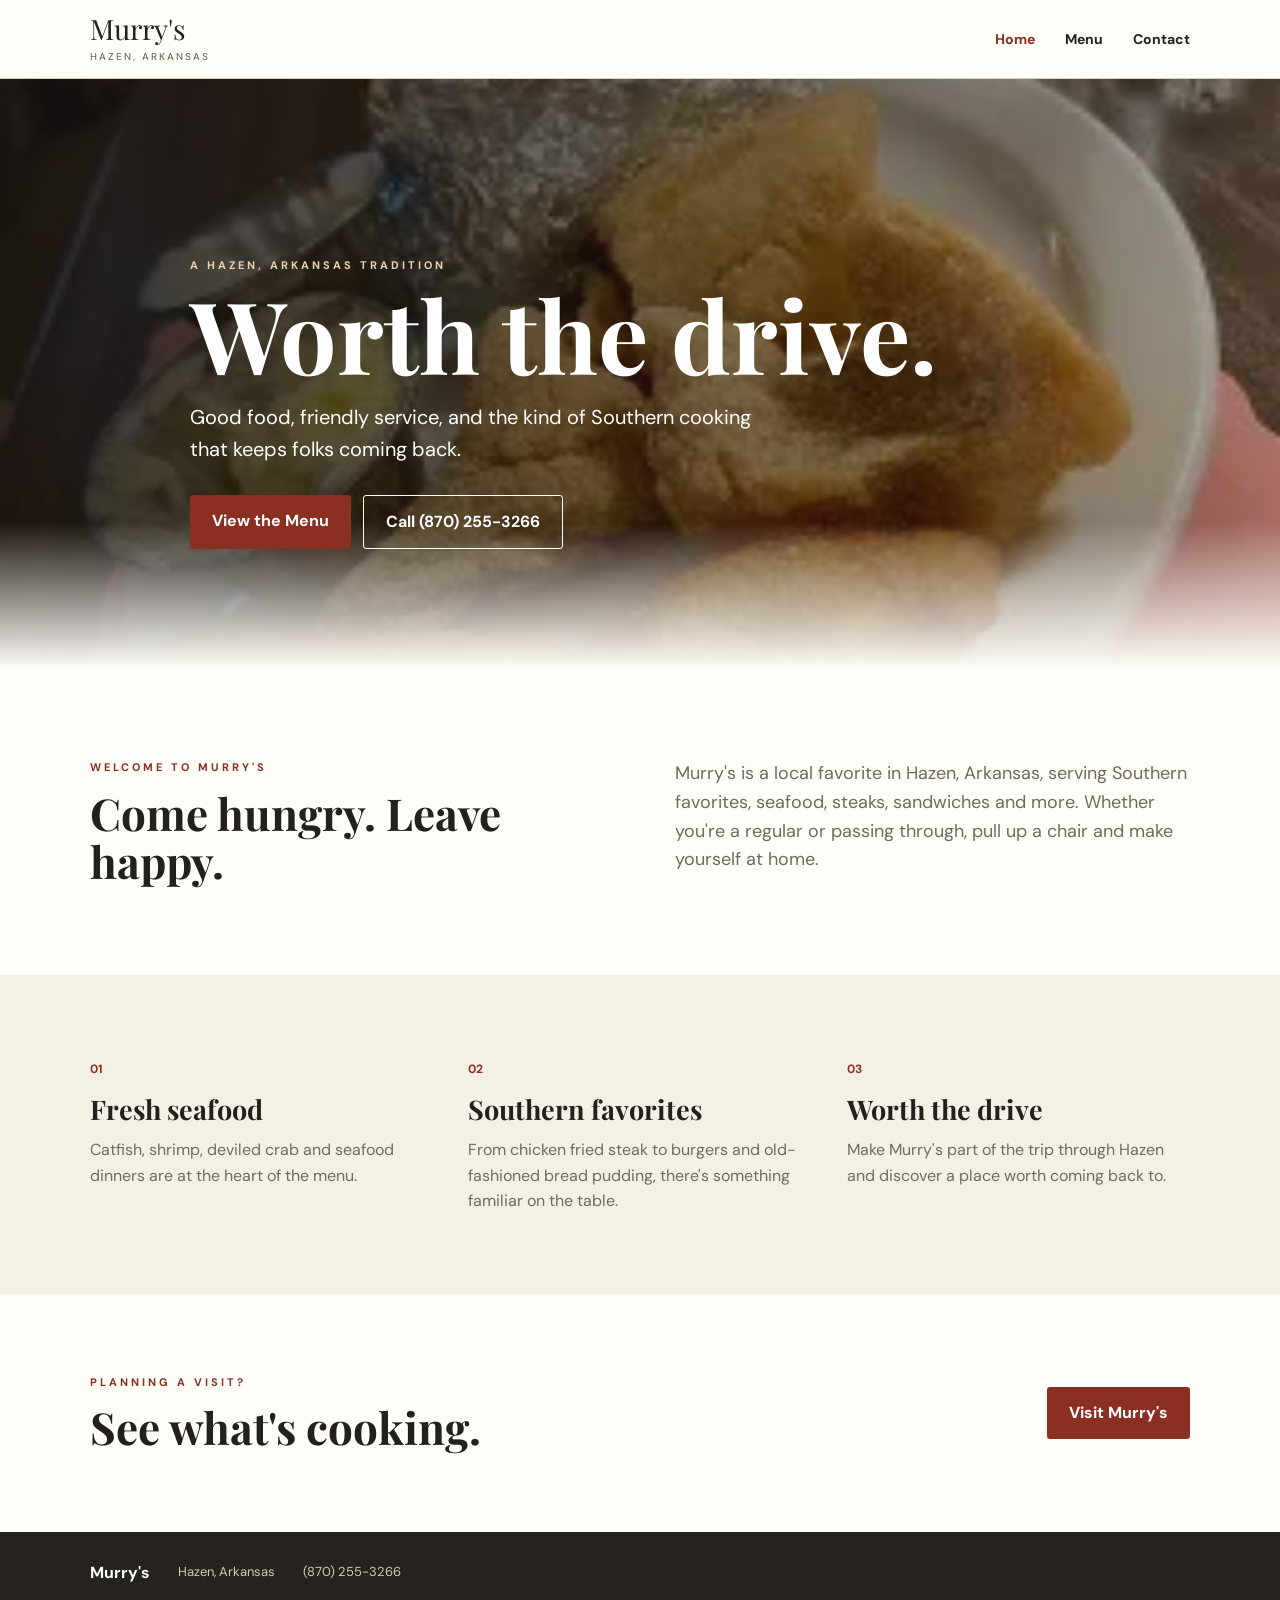
<file: index.html>
<!doctype html>
<html lang="en">
<head>
<meta charset="utf-8"><meta name="viewport" content="width=device-width, initial-scale=1">
<title>Murry's — Hazen, Arkansas</title><link rel="stylesheet" href="styles.css">
</head>
<body>
<header class="site-header"><div class="wrap nav">
<a class="brand" href="index.html">Murry's<span>Hazen, Arkansas</span></a>
<nav><a class="active" href="index.html">Home</a><a href="menu.html">Menu</a><a href="contact.html">Contact</a></nav>
</div></header>
<main>
<section class="hero"><div class="hero-inner">
<p class="eyebrow">A Hazen, Arkansas tradition</p>
<h1>Worth the drive.</h1>
<p class="lead">Good food, friendly service, and the kind of Southern cooking that keeps folks coming back.</p>
<div class="actions"><a class="button" href="menu.html">View the Menu</a><a class="button secondary" href="tel:18702553266">Call (870) 255-3266</a></div>
</div></section>
<section class="intro wrap"><div><p class="eyebrow">Welcome to Murry's</p><h2>Come hungry. Leave happy.</h2></div><p>Murry's is a local favorite in Hazen, Arkansas, serving Southern favorites, seafood, steaks, sandwiches and more. Whether you're a regular or passing through, pull up a chair and make yourself at home.</p></section>
<section class="feature"><div class="wrap cards">
<article><span>01</span><h3>Fresh seafood</h3><p>Catfish, shrimp, deviled crab and seafood dinners are at the heart of the menu.</p></article>
<article><span>02</span><h3>Southern favorites</h3><p>From chicken fried steak to burgers and old-fashioned bread pudding, there's something familiar on the table.</p></article>
<article><span>03</span><h3>Worth the drive</h3><p>Make Murry's part of the trip through Hazen and discover a place worth coming back to.</p></article>
</div></section>
<section class="cta wrap"><div><p class="eyebrow">Planning a visit?</p><h2>See what's cooking.</h2></div><a class="button" href="contact.html">Visit Murry's</a></section>
</main>
<footer><div class="wrap"><strong>Murry's</strong><span>Hazen, Arkansas</span><span>(870) 255-3266</span></div></footer>
</body></html>
</file>
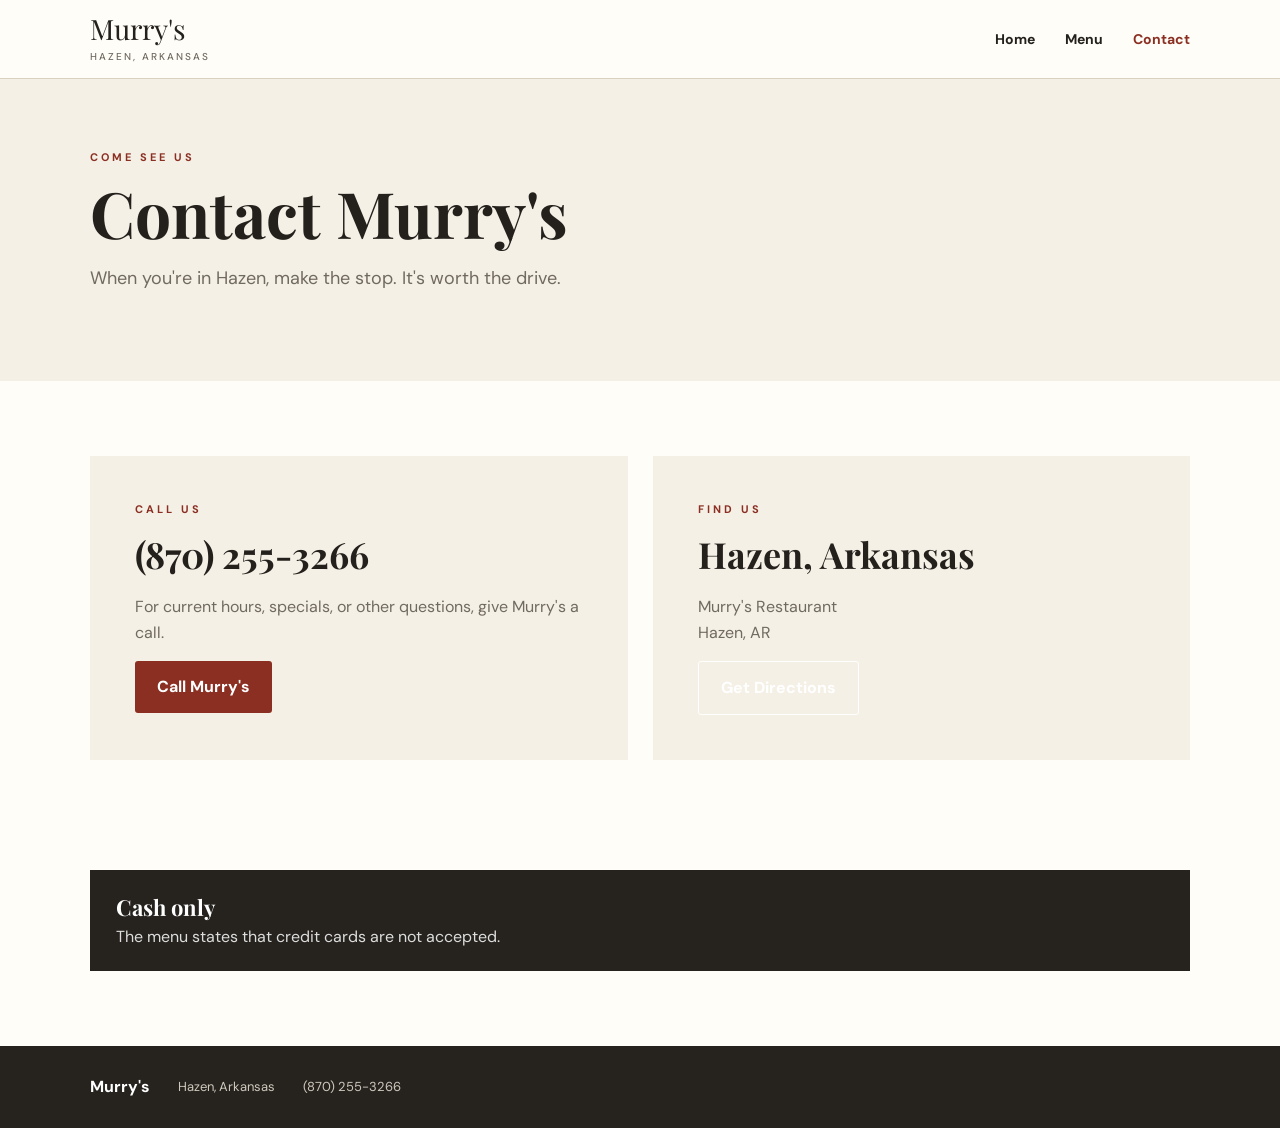
<file: contact.html>
<!doctype html>
<html lang="en"><head><meta charset="utf-8"><meta name="viewport" content="width=device-width,initial-scale=1"><title>Contact — Murry's</title><link rel="stylesheet" href="styles.css"></head>
<body><header class="site-header"><div class="wrap nav"><a class="brand" href="index.html">Murry's<span>Hazen, Arkansas</span></a><nav><a href="index.html">Home</a><a href="menu.html">Menu</a><a class="active" href="contact.html">Contact</a></nav></div></header>
<main><section class="page-head"><div class="wrap"><p class="eyebrow">Come see us</p><h1>Contact Murry's</h1><p>When you're in Hazen, make the stop. It's worth the drive.</p></div></section>
<section class="contact wrap"><div class="contact-card"><p class="eyebrow">Call us</p><h2>(870) 255-3266</h2><p>For current hours, specials, or other questions, give Murry's a call.</p><a class="button" href="tel:18702553266">Call Murry's</a></div>
<div class="contact-card"><p class="eyebrow">Find us</p><h2>Hazen, Arkansas</h2><p>Murry's Restaurant<br>Hazen, AR</p><a class="button secondary" target="_blank" rel="noopener" href="https://www.google.com/maps/search/?api=1&query=Murry%27s+Restaurant+Hazen+Arkansas">Get Directions</a></div></section>
<section class="wrap cash"><strong>Cash only</strong><p>The menu states that credit cards are not accepted.</p></section></main>
<footer><div class="wrap"><strong>Murry's</strong><span>Hazen, Arkansas</span><span>(870) 255-3266</span></div></footer></body></html>
</file>
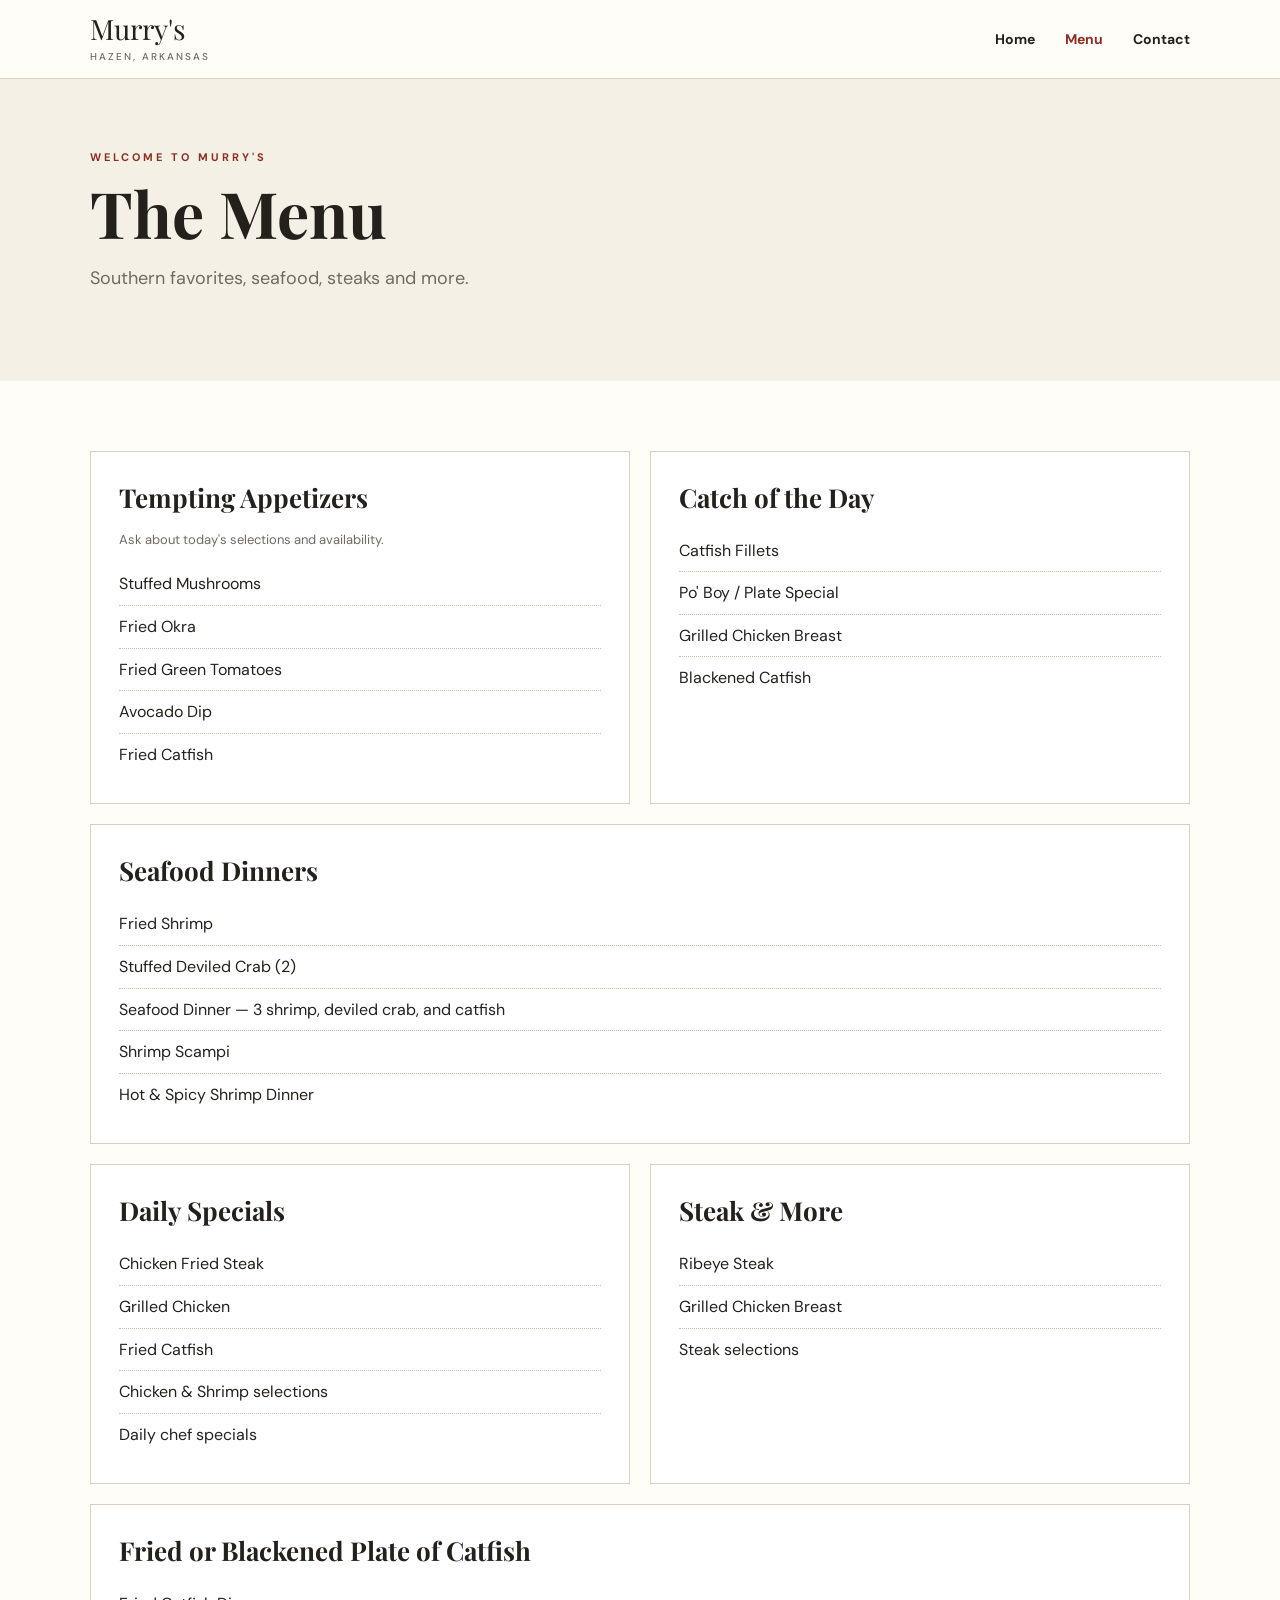
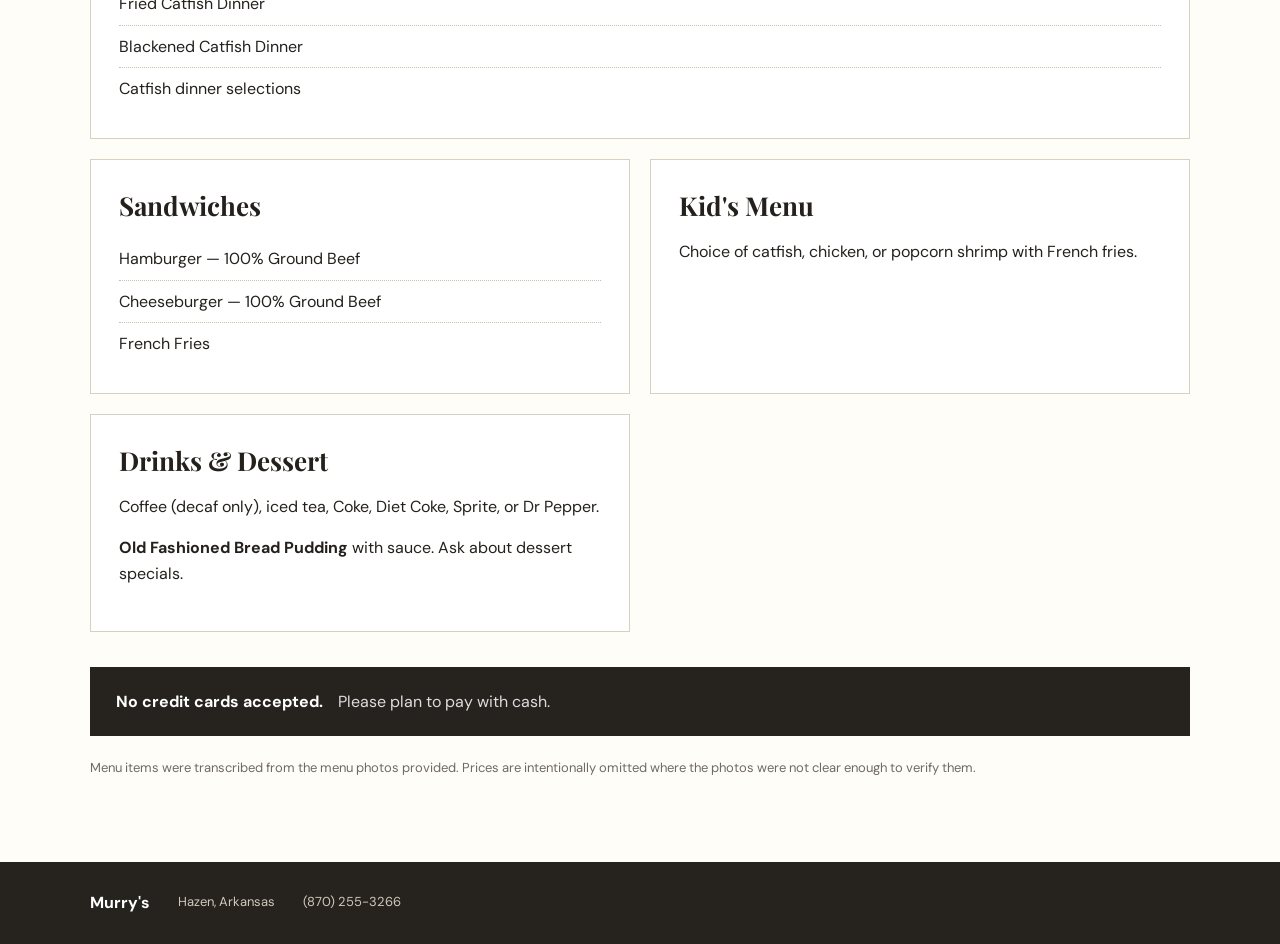
<file: menu.html>
<!doctype html>
<html lang="en"><head><meta charset="utf-8"><meta name="viewport" content="width=device-width,initial-scale=1"><title>Menu — Murry's</title><link rel="stylesheet" href="styles.css"></head>
<body><header class="site-header"><div class="wrap nav"><a class="brand" href="index.html">Murry's<span>Hazen, Arkansas</span></a><nav><a href="index.html">Home</a><a class="active" href="menu.html">Menu</a><a href="contact.html">Contact</a></nav></div></header>
<main><section class="page-head"><div class="wrap"><p class="eyebrow">Welcome to Murry's</p><h1>The Menu</h1><p>Southern favorites, seafood, steaks and more.</p></div></section>
<section class="menu wrap">
<div class="menu-grid">
<section class="menu-card"><h2>Tempting Appetizers</h2><p class="menu-note">Ask about today's selections and availability.</p><ul>
<li>Stuffed Mushrooms</li><li>Fried Okra</li><li>Fried Green Tomatoes</li><li>Avocado Dip</li><li>Fried Catfish</li>
</ul></section>
<section class="menu-card"><h2>Catch of the Day</h2><ul><li>Catfish Fillets</li><li>Po' Boy / Plate Special</li><li>Grilled Chicken Breast</li><li>Blackened Catfish</li></ul></section>
<section class="menu-card wide"><h2>Seafood Dinners</h2><ul><li>Fried Shrimp</li><li>Stuffed Deviled Crab (2)</li><li>Seafood Dinner — 3 shrimp, deviled crab, and catfish</li><li>Shrimp Scampi</li><li>Hot &amp; Spicy Shrimp Dinner</li></ul></section>
<section class="menu-card"><h2>Daily Specials</h2><ul><li>Chicken Fried Steak</li><li>Grilled Chicken</li><li>Fried Catfish</li><li>Chicken &amp; Shrimp selections</li><li>Daily chef specials</li></ul></section>
<section class="menu-card"><h2>Steak &amp; More</h2><ul><li>Ribeye Steak</li><li>Grilled Chicken Breast</li><li>Steak selections</li></ul></section>
<section class="menu-card wide"><h2>Fried or Blackened Plate of Catfish</h2><ul><li>Fried Catfish Dinner</li><li>Blackened Catfish Dinner</li><li>Catfish dinner selections</li></ul></section>
<section class="menu-card"><h2>Sandwiches</h2><ul><li>Hamburger — 100% Ground Beef</li><li>Cheeseburger — 100% Ground Beef</li><li>French Fries</li></ul></section>
<section class="menu-card"><h2>Kid's Menu</h2><p>Choice of catfish, chicken, or popcorn shrimp with French fries.</p></section>
<section class="menu-card"><h2>Drinks &amp; Dessert</h2><p>Coffee (decaf only), iced tea, Coke, Diet Coke, Sprite, or Dr Pepper.</p><p><strong>Old Fashioned Bread Pudding</strong> with sauce. Ask about dessert specials.</p></section>
</div>
<div class="notice"><strong>No credit cards accepted.</strong><span>Please plan to pay with cash.</span></div>
<p class="source-note">Menu items were transcribed from the menu photos provided. Prices are intentionally omitted where the photos were not clear enough to verify them.</p>
</section></main>
<footer><div class="wrap"><strong>Murry's</strong><span>Hazen, Arkansas</span><span>(870) 255-3266</span></div></footer></body></html>
</file>
<file: styles.css>
@import url('https://fonts.googleapis.com/css2?family=DM+Sans:wght@400;500;700&family=Playfair+Display:wght@600;700&display=swap');
:root{--ink:#24211d;--muted:#706a61;--cream:#f5f0e6;--paper:#fffdf8;--line:#d9d0c0;--accent:#8b2f22;--dark:#26231f}.hero {
  min-height: 590px;
  display: grid;
  align-items: end;
  background:
    linear-gradient(90deg, rgba(20,16,12,.82), rgba(20,16,12,.28)),
    url("food-photo.png") center/cover no-repeat;
  position: relative;
}
*{box-sizing:border-box}body{margin:0;background:var(--paper);color:var(--ink);font-family:'DM Sans',Arial,sans-serif;line-height:1.6}.wrap{width:min(1100px,92%);margin:auto}
.site-header{background:var(--paper);border-bottom:1px solid var(--line);position:sticky;top:0;z-index:5}.nav{height:78px;display:flex;align-items:center;justify-content:space-between}.brand{font-family:'Playfair Display',serif;font-size:28px;color:var(--ink);text-decoration:none;line-height:1}.brand span{display:block;font:500 10px 'DM Sans';letter-spacing:2px;text-transform:uppercase;color:var(--muted);margin-top:7px}nav{display:flex;gap:30px}nav a{color:var(--ink);text-decoration:none;font-size:14px;font-weight:700}nav a.active,nav a:hover{color:var(--accent)}
.hero{min-height:590px;display:grid;align-items:end;background:linear-gradient(90deg,rgba(20,16,12,.86),rgba(20,16,12,.34)),url('food-photo.png') center/cover;position:relative}.hero:after{content:'';position:absolute;inset:auto 0 0;height:25%;background:linear-gradient(transparent,var(--paper))}.hero-inner{position:relative;z-index:1;width:min(900px,92%);margin:0 auto;padding:110px 0 120px;color:white}.eyebrow{text-transform:uppercase;letter-spacing:3px;font-size:11px;font-weight:700;color:var(--accent);margin:0 0 12px}.hero .eyebrow{color:#ead5b1}.hero h1{font:700 clamp(58px,9vw,100px)/.95 'Playfair Display';margin:0 0 20px}.lead{font-size:20px;max-width:600px}.actions{display:flex;gap:12px;flex-wrap:wrap;margin-top:30px}.button{display:inline-block;background:var(--accent);color:white;text-decoration:none;padding:13px 22px;border-radius:3px;font-weight:700}.button.secondary{background:transparent;border:1px solid currentColor}.hero .button.secondary{color:white}
.intro{display:grid;grid-template-columns:1fr 1fr;gap:70px;padding:90px 0}.intro h2,.cta h2{font:700 44px/1.1 'Playfair Display';margin:0}.intro>p{font-size:18px;color:var(--muted);margin:0}.feature{background:var(--cream);padding:70px 0}.cards{display:grid;grid-template-columns:repeat(3,1fr);gap:35px}.cards article{padding:10px 0}.cards span{font-size:12px;color:var(--accent);font-weight:700}.cards h3{font:700 27px 'Playfair Display';margin:10px 0}.cards p{color:var(--muted);margin:0}.cta{display:flex;align-items:center;justify-content:space-between;padding:80px 0}.page-head{background:var(--cream);padding:70px 0}.page-head h1{font:700 64px/1.05 'Playfair Display';margin:0 0 10px}.page-head p:not(.eyebrow){color:var(--muted);font-size:18px}
.menu{padding:70px 0}.menu-grid{display:grid;grid-template-columns:1fr 1fr;gap:20px}.menu-card{border:1px solid var(--line);padding:28px;background:white}.menu-card.wide{grid-column:span 2}.menu-card h2{font:700 26px 'Playfair Display';margin:0 0 15px}.menu-card ul{list-style:none;padding:0;margin:0}.menu-card li{padding:8px 0;border-bottom:1px dotted #c8bfae}.menu-card li:last-child{border-bottom:0}.menu-note,.source-note{color:var(--muted);font-size:13px}.notice,.cash{margin-top:35px;background:var(--dark);color:white;padding:22px 26px;display:flex;gap:15px;align-items:center}.notice span,.cash p{color:#ddd;margin:0}.source-note{margin-top:22px}
.contact{display:grid;grid-template-columns:1fr 1fr;gap:25px;padding:75px 0}.contact-card{padding:45px;background:var(--cream)}.contact-card h2{font:700 36px 'Playfair Display';margin:0 0 12px}.contact-card p:not(.eyebrow){color:var(--muted)}.cash{margin-bottom:75px;display:block}.cash strong{font:700 22px 'Playfair Display'}
footer{background:var(--dark);color:white;padding:28px 0}footer .wrap{display:flex;gap:28px;align-items:center}footer span{color:#cfc8bc;font-size:13px}
@media(max-width:700px){.nav{height:auto;padding:18px 0;align-items:flex-start}nav{gap:15px;padding-top:8px}.brand{font-size:23px}.hero{min-height:560px}.hero-inner{padding:80px 0 90px}.intro,.cards,.contact,.menu-grid{grid-template-columns:1fr}.menu-card.wide{grid-column:auto}.cta{display:block}.cta .button{margin-top:25px}.page-head h1{font-size:50px}footer .wrap{flex-wrap:wrap;gap:12px}}
</file>
